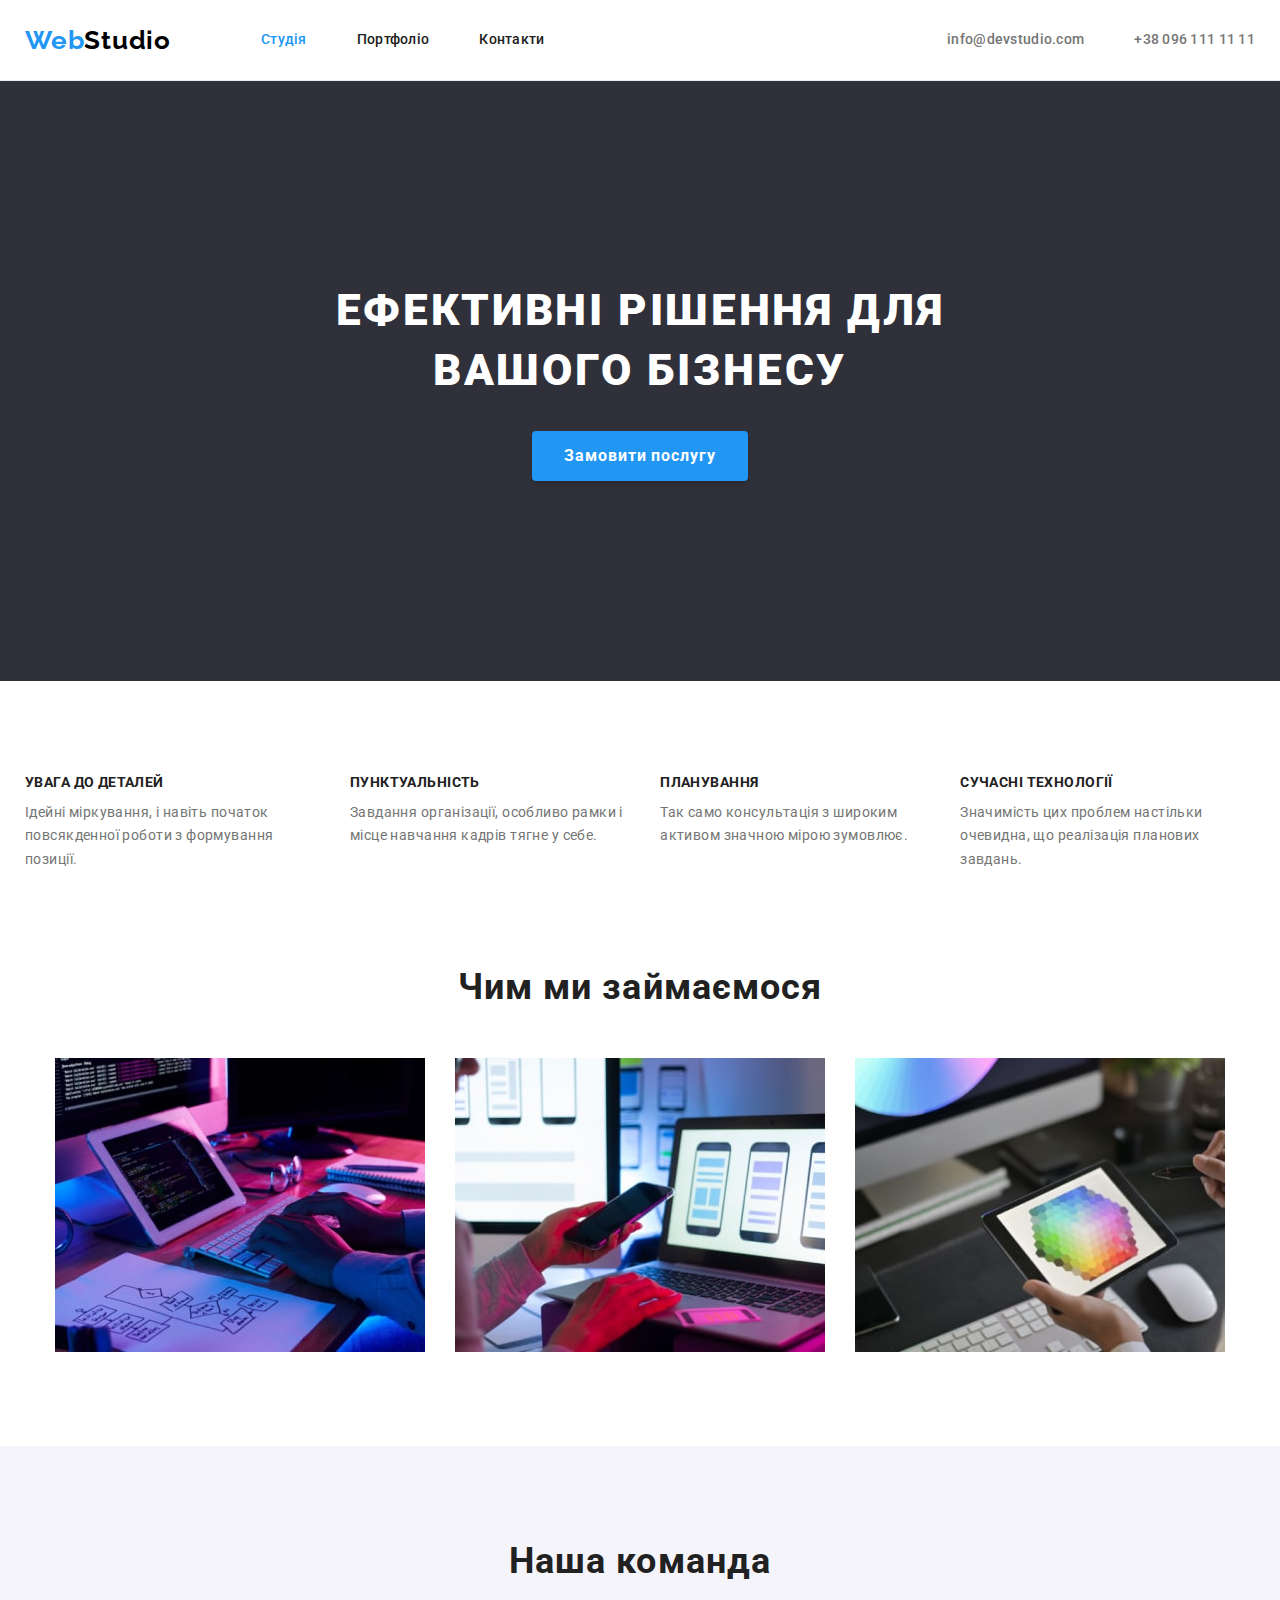
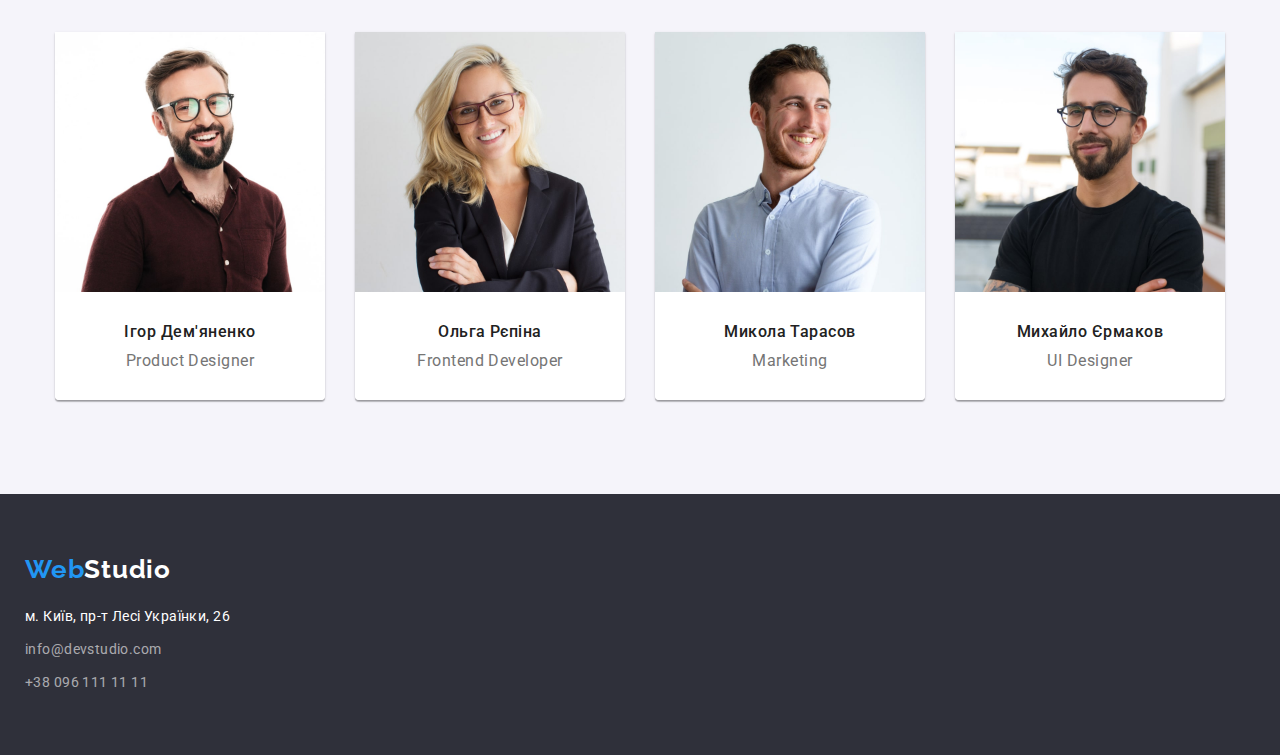
<file: index.html>
<!DOCTYPE html>
<html lang="uk">
  <head>
    <meta charset="UTF-8" />
    <meta http-equiv="X-UA-Compatible" content="IE=edge" />
    <meta name="viewport" content="width=device-width, initial-scale=1.0" />
    <title>WebStudio</title>
    <!----------------------------- Modern Normailze ------------------------------>
    <link
      rel="stylesheet"
      href="https://cdnjs.cloudflare.com/ajax/libs/modern-normalize/1.1.0/modern-normalize.min.css"
      integrity="sha512-wpPYUAdjBVSE4KJnH1VR1HeZfpl1ub8YT/NKx4PuQ5NmX2tKuGu6U/JRp5y+Y8XG2tV+wKQpNHVUX03MfMFn9Q=="
      crossorigin="anonymous"
      referrerpolicy="no-referrer"
    />
    <!-------------------------------- Font-style ---------------------------------->
    <link rel="preconnect" href="https://fonts.googleapis.com" />
    <link rel="preconnect" href="https://fonts.gstatic.com" crossorigin />
    <link
      href="https://fonts.googleapis.com/css2?family=Raleway:wght@700&family=Roboto:wght@400;500;700;900&display=swap"
      rel="stylesheet"
    />
    <!---------------------------------- Styles ------------------------------------>
    <link rel="stylesheet" href="./css/styles.css" />
  </head>

  <!---------------------------------- Body ------------------------------------>
  <body>
    <!-- Шапка сайта-->
    <header class="header">
      <div class="container nav">
        <a href="./index.html" class="logo link">
          Web<span class="logo-header">Studio</span>
        </a>

        <!-- Навигация по сайту -->

        <nav class="navigation">
          <ul class="nav-list list">
            <li>
              <a href="./index.html" class="nav-link link link-header current"
                >Студія</a
              >
            </li>
            <li>
              <a href="./portfolio.html" class="nav-link link link-header"
                >Портфоліо</a
              >
            </li>
            <li><a href="" class="nav-link link link-header">Контакти</a></li>
          </ul>
        </nav>

        <!-- Обрантая связь -->

        <ul class="contact-list list">
          <li>
            <a
              href="mailto:info@devstudio.com"
              class="contact-header link link-header"
            >
              info@devstudio.com
            </a>
          </li>
          <li>
            <a href="tel:+380961111111" class="contact-header link link-header">
              +38 096 111 11 11
            </a>
          </li>
        </ul>
      </div>
    </header>

    <main>
      <!-- Заказать услугу -->

      <section class="section hero">
        <div class="container">
          <h1 class="hero-title">
            Ефективні рішення для
            <br />
            вашого бізнесу
          </h1>
          <button type="button" class="button">Замовити послугу</button>
        </div>
      </section>

      <!-- Плюсы фирмы -->

      <section class="section strengths no-padding-down">
        <div class="container">
          <h2 class="visually-hidden">Наші переваги</h2>
          <ul class="gap-list list no-wrap">
            <li class="item">
              <h3 class="strengths-title">Увага до деталей</h3>
              <p class="strengths-description">
                Ідейні міркування, і навіть початок повсякденної роботи з
                формування позиції.
              </p>
            </li>
            <li class="item">
              <h3 class="strengths-title">Пунктуальність</h3>
              <p class="strengths-description">
                Завдання організації, особливо рамки і місце навчання кадрів
                тягне у себе.
              </p>
            </li>
            <li class="item">
              <h3 class="strengths-title">Планування</h3>
              <p class="strengths-description">
                Так само консультація з широким активом значною мірою зумовлює.
              </p>
            </li>
            <li class="item">
              <h3 class="strengths-title">Сучасні технології</h3>
              <p class="strengths-description">
                Значимість цих проблем настільки очевидна, що реалізація
                планових завдань.
              </p>
            </li>
          </ul>
        </div>
      </section>

      <!-- Чем мы занимаемся -->

      <section class="section work">
        <div class="container">
          <h2 class="title">Чим ми займаємося</h2>

          <ul class="gap-list list">
            <li>
              <img
                src="./img/box1-min.jpg"
                alt="work place 1"
                width="370"
                height="294"
              />
            </li>
            <li>
              <img
                src="./img/box2-min.jpg"
                alt="work place 2"
                width="370"
                height="294"
              />
            </li>
            <li>
              <img
                src="./img/box3-min.jpg"
                alt="work place 3"
                width="370"
                height="294"
              />
            </li>
          </ul>
        </div>
      </section>

      <!-- Наша команда -->

      <section class="section team">
        <div class="container">
          <h2 class="title">Наша команда</h2>
          <ul class="gap-list team-list list">
            <li class="item">
              <img
                src="./img/img1-min.jpg"
                alt="Фото Ігор Дем'яненко"
                width="270"
                height="260"
              />
              <div class="team-caption">
                <h3 class="team-title">Ігор Дем'яненко</h3>
                <p class="team-description">Product Designer</p>
              </div>
            </li>
            <li class="item">
              <img
                src="./img/img2-min.jpg"
                alt="Фото Ольга Рєпіна"
                width="270"
                height="260"
              />
              <div class="team-caption">
                <h3 class="team-title">Ольга Рєпіна</h3>
                <p class="team-description">Frontend Developer</p>
              </div>
            </li>
            <li class="item">
              <img
                src="./img/img3-min.jpg"
                alt="Фото Микола Тарасов"
                width="270"
                height="260"
              />
              <div class="team-caption">
                <h3 class="team-title">Микола Тарасов</h3>
                <p class="team-description">Marketing</p>
              </div>
            </li>
            <li class="item">
              <img
                src="./img/img4-min.jpg"
                alt="Фото Михайло Єрмаков"
                width="270"
                height="260"
              />
              <div class="team-caption">
                <h3 class="team-title">Михайло Єрмаков</h3>
                <p class="team-description">UI Designer</p>
              </div>
            </li>
          </ul>
        </div>
      </section>
    </main>

    <!-- Footer сайту -->

    <footer class="footer">
      <div class="container">
        <a href="./index.html" class="logo link logo-margin">
          Web<span class="logo-footer">Studio</span>
        </a>
        <ul class="list">
          <li class="address-item">
            <a
              href="https://www.google.com/maps/place/Lesi+Ukrainky+Blvd,+26,+Kyiv,+Ukraina,+02000/@50.4265807,30.5361971,17z/data=!3m1!4b1!4m5!3m4!1s0x40d4cf0e033ecbe9:0x57a4dffefec77da0!8m2!3d50.4265807!4d30.5383858"
              title="Натисни сюди, щоб перейти за адресою в Google Maps"
              target="_blank"
              rel="noopener nofollower noreferrel"
              class="link address-link"
            >
              <address class="address link">
                м. Київ, пр-т Лесі Українки, 26
              </address>
            </a>
          </li>
          <li class="address-item">
            <a
              href="mailto:info@devstudio.com"
              title="Напиши нам"
              class="contact-footer link"
            >
              info@devstudio.com
            </a>
          </li>
          <li class="address-item">
            <a
              href="tel:+380961111111"
              title="Подзвони нам"
              class="contact-footer link"
            >
              +38 096 111 11 11
            </a>
          </li>
        </ul>
      </div>
    </footer>
  </body>
</html>
</file>
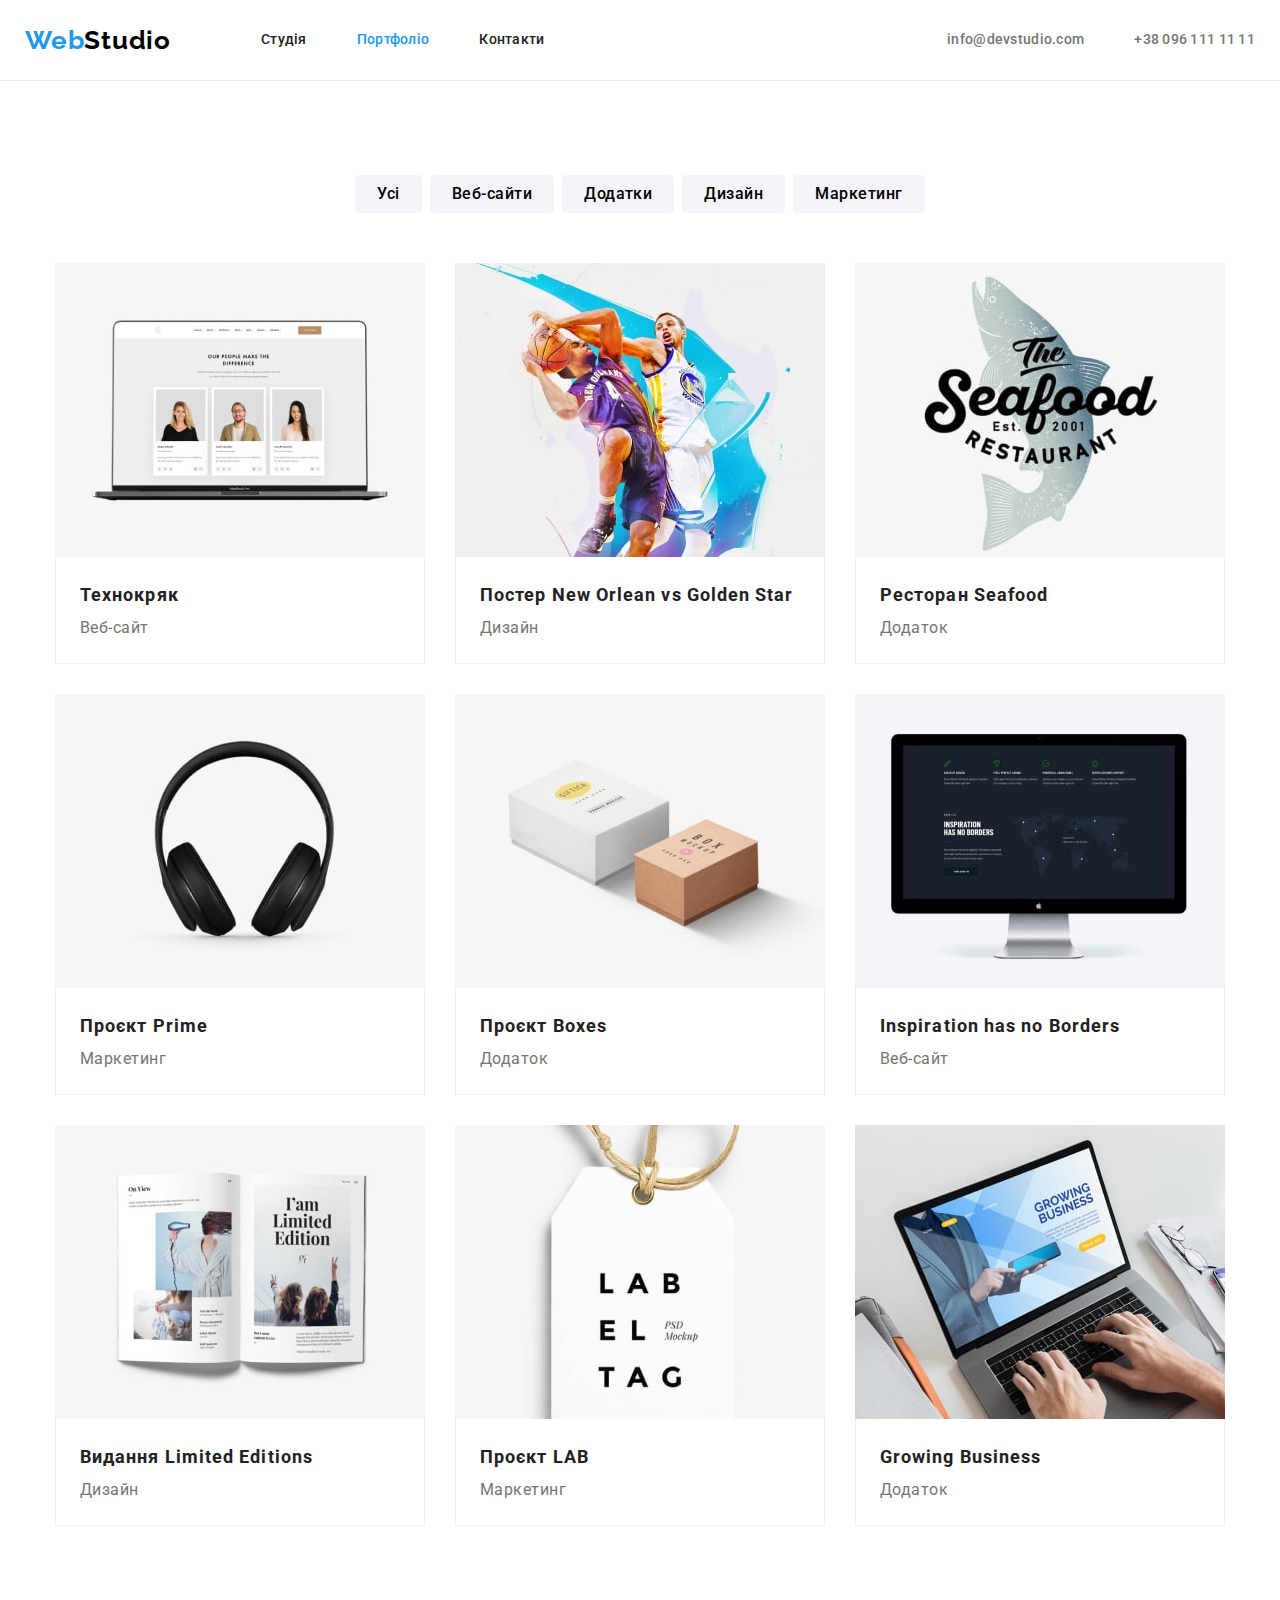
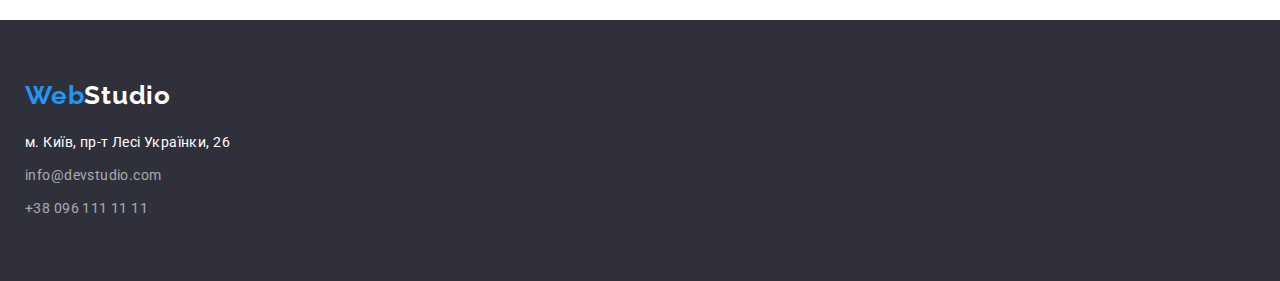
<file: portfolio.html>
<!DOCTYPE html>
<html lang="uk">
  <head>
    <meta charset="UTF-8" />
    <meta http-equiv="X-UA-Compatible" content="IE=edge" />
    <meta name="viewport" content="width=device-width, initial-scale=1.0" />
    <title>Portfolio</title>
    <!----------------------------- Modern Normailze ------------------------------>
    <link
      rel="stylesheet"
      href="https://cdnjs.cloudflare.com/ajax/libs/modern-normalize/1.1.0/modern-normalize.min.css"
      integrity="sha512-wpPYUAdjBVSE4KJnH1VR1HeZfpl1ub8YT/NKx4PuQ5NmX2tKuGu6U/JRp5y+Y8XG2tV+wKQpNHVUX03MfMFn9Q=="
      crossorigin="anonymous"
      referrerpolicy="no-referrer"
    />
    <!-------------------------------- Font-style ---------------------------------->
    <link rel="preconnect" href="https://fonts.googleapis.com" />
    <link rel="preconnect" href="https://fonts.gstatic.com" crossorigin />
    <link
      href="https://fonts.googleapis.com/css2?family=Raleway:wght@700&family=Roboto:wght@400;500;700;900&display=swap"
      rel="stylesheet"
    />
    <!---------------------------------- Styles ------------------------------------>
    <link rel="stylesheet" href="./css/styles.css" />
  </head>

  <!---------------------------------- Body ------------------------------------>
  <body>
    <!-- Шапка сайта -->

    <header class="header">
      <div class="container nav">
        <a href="./index.html" class="logo link">
          Web<span class="logo-header">Studio</span>
        </a>

        <!-- Навигация по сайту -->

        <nav class="navigation">
          <ul class="nav-list list">
            <li>
              <a href="./index.html" class="nav-link link link-header"
                >Студія</a
              >
            </li>
            <li>
              <a
                href="./portfolio.html"
                class="nav-link link link-header current"
                >Портфоліо</a
              >
            </li>
            <li><a href="" class="nav-link link link-header">Контакти</a></li>
          </ul>
        </nav>

        <!-- Обратная связь -->

        <ul class="contact-list list">
          <li>
            <a
              href="mailto:info@devstudio.com"
              class="contact-header link link-header"
            >
              info@devstudio.com
            </a>
          </li>
          <li>
            <a href="tel:+380961111111" class="contact-header link link-header">
              +38 096 111 11 11
            </a>
          </li>
        </ul>
      </div>
    </header>

    <main>
      <section class="section">
        <div class="container">
          <!-- Кнопки фильтра -->

          <ul class="button-list list padding-list-btn">
            <li><button type="button" class="btn">Усі</button></li>
            <li><button type="button" class="btn">Веб-сайти</button></li>
            <li><button type="button" class="btn">Додатки</button></li>
            <li><button type="button" class="btn">Дизайн</button></li>
            <li><button type="button" class="btn">Маркетинг</button></li>
          </ul>

          <!-- Примеры работ -->

          <ul class="list gap-list no-padding-top">
            <li class="min-width">
              <img
                src="./img/min1.jpg"
                alt="ноутбук на екрані якого представлено фотографії працівників"
                width="370"
                height="294"
              />
              <div class="card-content">
                <h2 class="portfolio-title">Технокряк</h2>
                <p class="portfolio-description">Веб-сайт</p>
              </div>
            </li>
            <li class="min-width">
              <img
                src="./img/min2.jpg"
                alt="два гравці баскетболу борються за м'яч"
                width="370"
                height="294"
              />
              <div class="card-content">
                <h2 class="portfolio-title">
                  Постер <span lang="en">New Orlean vs Golden Star</span>
                </h2>
                <p class="portfolio-description">Дизайн</p>
              </div>
            </li>
            <li class="min-width">
              <img
                src="./img/min3.jpg"
                alt="напис на фоні риби 'The Seafood Restaurant'"
                width="370"
                height="294"
              />
              <div class="card-content">
                <h2 class="portfolio-title">
                  Ресторан
                  <span lang="en">Seafood</span>
                </h2>
                <p class="portfolio-description">Додаток</p>
              </div>
            </li>
            <li class="min-width">
              <img
                src="./img/min4.jpg"
                alt="великі, чорні, безпровідні слухавки"
                width="370"
                height="294"
              />
              <div class="card-content">
                <h2 class="portfolio-title">
                  Проєкт
                  <span lang="en">Prime</span>
                </h2>
                <p class="portfolio-description">Маркетинг</p>
              </div>
            </li>
            <li class="min-width">
              <img
                src="./img/min5.jpg"
                alt="дві картонні коробки, одна більша білого кольору та менша бежового кольору"
                width="370"
                height="294"
              />
              <div class="card-content">
                <h2 class="portfolio-title">
                  Проєкт
                  <span lang="en">Boxes</span>
                </h2>
                <p class="portfolio-description">Додаток</p>
              </div>
            </li>
            <li class="min-width">
              <img
                src="./img/min6.jpg"
                alt="монітор на екрані якого на темному фоні є кілька написів білого кольору та карта світу"
                width="370"
                height="294"
              />
              <div class="card-content">
                <h2 class="portfolio-title">
                  <span lang="en">Inspiration has no Borders</span>
                </h2>
                <p class="portfolio-description">Веб-сайт</p>
              </div>
            </li>
            <li class="min-width">
              <img
                src="./img/min7.jpg"
                alt=" розгорнута книжка на одній з сторінок якої фото з жінкою в халаті яка сушить волосся феном і друга жінка яка сидить навприсядки та на другій сторінці фото з двома жінками з розпущеним волоссям, що стоять до нас спиною й одна з них, та що по лівій стороні, з піднесеною лівою рукою показує знак V"
                width="370"
                height="294"
              />
              <div class="card-content">
                <h2 class="portfolio-title">
                  Видання
                  <span lang="en">Limited Editions</span>
                </h2>
                <p class="portfolio-description">Дизайн</p>
              </div>
            </li>
            <li class="min-width">
              <img
                src="./img/min8.jpg"
                alt="етикетка з написом label tag"
                width="370"
                height="294"
              />
              <div class="card-content">
                <h2 class="portfolio-title">
                  Проєкт
                  <span lang="en">LAB</span>
                </h2>
                <p class="portfolio-description">Маркетинг</p>
              </div>
            </li>
            <li class="min-width">
              <img
                src="./img/min9.jpg"
                alt="руки на клавіатурі ноута"
                width="370"
                height="294"
              />
              <div class="card-content">
                <h2 class="portfolio-title">
                  <span lang="en">Growing Business</span>
                </h2>
                <p class="portfolio-description">Додаток</p>
              </div>
            </li>
          </ul>
        </div>
      </section>
    </main>

    <!-- Footer сайту -->

    <footer class="footer">
      <div class="container">
        <a href="./index.html" class="logo link logo-margin">
          Web<span class="logo-footer">Studio</span>
        </a>
        <ul class="list">
          <li class="address-item">
            <a
              href="https://www.google.com/maps/place/Lesi+Ukrainky+Blvd,+26,+Kyiv,+Ukraina,+02000/@50.4265807,30.5361971,17z/data=!3m1!4b1!4m5!3m4!1s0x40d4cf0e033ecbe9:0x57a4dffefec77da0!8m2!3d50.4265807!4d30.5383858"
              title="Натисни сюди, щоб перейти за адресою в Google Maps"
              target="_blank"
              rel="noopener nofollower noreferrel"
              class="link address-link"
            >
              <address class="address link">
                м. Київ, пр-т Лесі Українки, 26
              </address>
            </a>
          </li>
          <li class="address-item">
            <a
              href="mailto:info@devstudio.com"
              title="Напиши нам"
              class="contact-footer link"
            >
              info@devstudio.com
            </a>
          </li>
          <li class="address-item">
            <a
              href="tel:+380961111111"
              title="Подзвони нам"
              class="contact-footer link"
            >
              +38 096 111 11 11
            </a>
          </li>
        </ul>
      </div>
    </footer>
  </body>
</html>
</file>
<file: css/styles.css>
:root {
  /* background-color  */
  --background-color-header: #ffffff;
  --background-color-footer-hero: #2f303a;
  --background-color-teams: #f5f4fa;
  --background-color-button: #2196f3;
  --background-color-button-disactive: #f5f4fa;
  --background-color-button-accent: #188ce8;
  --background-color-team-caption: #ffffff;
  --background-color-card-content: #ffffff;

  /* text color */
  --accent-text-color: #2196f3;
  --color-text-white: #ffffff;

  /* hero <h1> */
  --h1-headline-text-color: #ffffff;

  /* <h> */
  --h-headline-text-color: #212121;
  --border-botton-header: #ececec;

  /* <p> color */
  --primary-text-color: #757575;

  /* contact-footer */
  --footer-contact-color: rgba(255, 255, 255, 0.6);
  --address-text-color: #ffffff;

  /* logo color */
  --web-color: #2196f3;
  --color-studio-footer: #ffffff;
  --color-studio-header: #000000;

  /* width-gap */
  --width-gap-header: 50px;
  --width-gap-list: 30px;

  /* box-shadow */
  --card-box-shadow: 0px 1px 3px rgba(0, 0, 0, 0.12),
    0px 1px 1px rgba(0, 0, 0, 0.14), 0px 2px 1px rgba(0, 0, 0, 0.2);
  --button-box-shadow: 0px 3px 1px rgba(0, 0, 0, 0.1),
    0px 1px 2px rgba(0, 0, 0, 0.08), 0px 2px 2px rgba(0, 0, 0, 0.12);

  /* gap-pieces */
  --gap-pieces: 2;

  /* column-pieces */
  --column-pieces: 3;

  --card-border-color: #eeeeee;
}

/* General setting */
h1,
h2,
h3,
h4,
h5,
h6,
p,
ul {
  margin: 0;
  padding: 0;
}

body {
  margin: 0;
  background-color: var(--background-color-header);
  color: var(--primary-text-color);
  font-family: "Roboto", "Verdana", "Geneva", "Tahoma", sans-serif;
  font-weight: 400;
  font-style: normal;
}

.visually-hidden {
  position: absolute;
  white-space: nowrap;
  width: 1px;
  height: 1px;
  overflow: hidden;
  border: 0;
  padding: 0;
  clip: rect(0 0 0 0);
  clip-path: inset(50%);
  margin: -1px;
}

/* container style */
.container {
  /* display: flex; */
  margin-right: auto;
  margin-left: auto;
  width: 1230px;
  padding-left: 15px;
  padding-right: 15px;

  /* outline: 1px solid red; to remove */
}

.section.no-padding-down {
  padding-bottom: 0;
}

.section {
  padding-top: 94px;
  padding-bottom: 94px;
}

img {
  display: block;
  max-width: 100%;
  height: auto;
}

.gap-list {
  display: flex;
  flex-wrap: wrap;
  justify-content: center;
  gap: var(--width-gap-list);
}

/*-------------------------HEADER*-------------------------*/
.header {
  font-weight: 500;
  font-size: 14px;
  line-height: 1.14;
  letter-spacing: 0.02em;

  border-bottom: 1px solid var(--border-botton-header);
}

.link-header {
  padding-top: 32px;
  padding-bottom: 32px;
}

/* logo */
.logo {
  display: inline-block;
  font-family: "Raleway";
  font-weight: 700;
  font-size: 26px;
  line-height: 1.19;
  letter-spacing: 0.03em;

  color: var(--accent-text-color);
}

.logo-header {
  color: var(--color-studio-header);
}

.logo-footer {
  color: var(--color-studio-footer);
}

/* navigation site */
.nav {
  display: flex;
  align-items: center;
}

.nav-link {
  display: block;
  color: var(--h-headline-text-color);
}

.navigation {
  margin-left: 90px;
}

.nav-list {
  display: flex;
  /* flex-wrap: wrap; */
  gap: var(--width-gap-header);
}

.nav-list .link.current {
  color: var(--accent-text-color);
}

.list {
  list-style: none;
}

.link {
  text-decoration: none;
}

.link:hover,
.link:focus {
  color: var(--accent-text-color);
}

/* contact header */
.contact-header {
  color: var(--primary-text-color);
}

.contact-list {
  display: flex;
  gap: 50px;
  margin-left: auto;
}

.title {
  margin-bottom: 50px;

  font-weight: 700;
  font-size: 36px;
  line-height: 1.17;
  text-align: center;
  letter-spacing: 0.03em;

  color: var(--h-headline-text-color);
}

/*-------------------------MAIN - HTML ------------------------*/
/*-------------- hero section --------------*/
.hero {
  text-align: center;
  color: var(--h1-headline-text-color);
  background-color: var(--background-color-footer-hero);

  padding-top: 200px;
  padding-bottom: 200px;
}

.hero-title {
  margin-bottom: 30px;

  font-weight: 900;
  font-size: 44px;
  line-height: 1.36;
  text-align: center;
  letter-spacing: 0.06em;
  text-transform: uppercase;
}

.button {
  display: inline-block;

  font-family: inherit;
  font-weight: 700;
  font-size: 16px;
  line-height: 1.88;
  letter-spacing: 0.06em;

  padding-top: 10px;
  padding-bottom: 10px;
  padding-left: 32px;
  padding-right: 32px;

  border: none;
  color: var(--color-text-white);
  background-color: var(--background-color-button);

  cursor: pointer;

  box-shadow: 0px 4px 4px rgba(0, 0, 0, 0.15);
  border-radius: 4px;
}

.button:hover,
.button:focus {
  background-color: var(--background-color-button-accent);
}

/*-------------- STRENGTHS SECTION --------------*/
.item {
  min-width: 270px;
}

.no-wrap {
  flex-wrap: nowrap;
}

.strengths-title {
  margin-bottom: 10px;

  font-weight: 700;
  font-size: 14px;
  line-height: 1.14;
  letter-spacing: 0.03em;
  text-transform: uppercase;

  color: var(--h-headline-text-color);
}

.strengths-description {
  font-size: 14px;
  line-height: 1.7;
  letter-spacing: 0.03em;
}

/* if delete class "gap-list" from <ul> element in the STRENGTHS SECTION and add class "strengths-list" we can use below code */

/* .strengths-list {
	display: flex;
}
.strengths-list li:not(:last-child) {
	margin-right: 30px;
} */

/*-------------- WORK SECTION --------------*/
.min-width:nth-child(3n) {
  margin-right: 0;
}

/* if delete class "gap-list" from <ul> element in the WORK SECTION and add class "work-list" and add class "work-item" for <li> element we can use below code */

/* .work-list {
	display: flex;
	flex-wrap: wrap;
}
.work-list .work-item:not(:nth-child(3)) {
	margin-right: 30px;
} */

/*-------------- TEAM SECTION --------------*/

.team {
  background-color: var(--background-color-teams);
}

.team-title {
  font-weight: 500;
  font-size: 16px;
  line-height: 1.19;
  /* text-align: center; */
  letter-spacing: 0.03em;

  margin-bottom: 10px;

  color: var(--h-headline-text-color);
}

.team-description {
  font-size: 16px;
  line-height: 1.19;
  /* text-align: center; */
  letter-spacing: 0.03em;
}

.team-caption {
  padding-top: 30px;
  padding-bottom: 30px;

  text-align: center;

  background-color: var(--background-color-team-caption);

  border-radius: 0px 0px 4px 4px;
}

.team-list li {
  box-shadow: var(--card-box-shadow);
  border-radius: 0px 0px 4px 4px;
}

/* if delete class "gap-list" from <ul> element in the TEAM SECTION and add class "team-list" we can use below code */

/* .team-list {
  display: flex;
}
.team-list li:not(:last-child) {
  margin-right: 30px;
} */

/*-------------------------FOOTER-------------------------*/

.footer {
  font-size: 14px;
  line-height: 1.71;
  letter-spacing: 0.03em;

  padding-top: 60px;
  padding-bottom: 60px;

  background-color: var(--background-color-footer-hero);
}

.address {
  font-style: normal;
  color: var(--address-text-color);
}
.contact-footer {
  color: var(--footer-contact-color);
}

.logo-margin {
  margin-bottom: 20px;
}

.address-item + .address-item {
  margin-top: 9px;
}

.address-link {
  display: inline-block;
}

/* *** */

/*-------------------------MAIN - PORTFOLIO ------------------------*/
/*-------------------------list of button ------------------------*/
.btn {
  font-family: inherit;
  font-weight: 500;
  font-size: 16px;
  line-height: 1.63;
  text-align: center;
  letter-spacing: 0.03em;

  padding-top: 6px;
  padding-bottom: 6px;
  padding-left: 22px;
  padding-right: 22px;

  background-color: var(--background-color-button-disactive);

  border: none;
  border-radius: 4px;
  /* border: 1px solid var(--background-color-button-disactive); */
}
.btn:hover,
.btn:focus {
  background-color: var(--background-color-button-accent);
  color: var(--address-text-color);

  box-shadow: var(--button-box-shadow);
  border-radius: 4px;

  cursor: pointer;
}

.button-list {
  display: flex;
  justify-content: center;
  gap: 8px;
}

.padding-list-btn {
  margin-bottom: 50px;
  padding-bottom: 0;
}

/*------------------------- gallery work ------------------------*/
.card-content {
  padding-top: 20px;
  padding-bottom: 20px;
  padding-right: 24px;
  padding-left: 24px;

  background: var(--background-color-card-content);
  border-bottom: 1px solid var(--card-border-color);
  border-right: 1px solid var(--card-border-color);
  border-left: 1px solid var(--card-border-color);
}

.portfolio-title {
  font-size: 18px;
  line-height: 2;
  letter-spacing: 0.06em;

  color: var(--h-headline-text-color);
}

.portfolio-description {
  font-size: 16px;
  line-height: 1.88;
  letter-spacing: 0.03em;

  color: var(--primary-text-color);
}

.no-padding-top {
  padding-top: 0;
}
</file>
